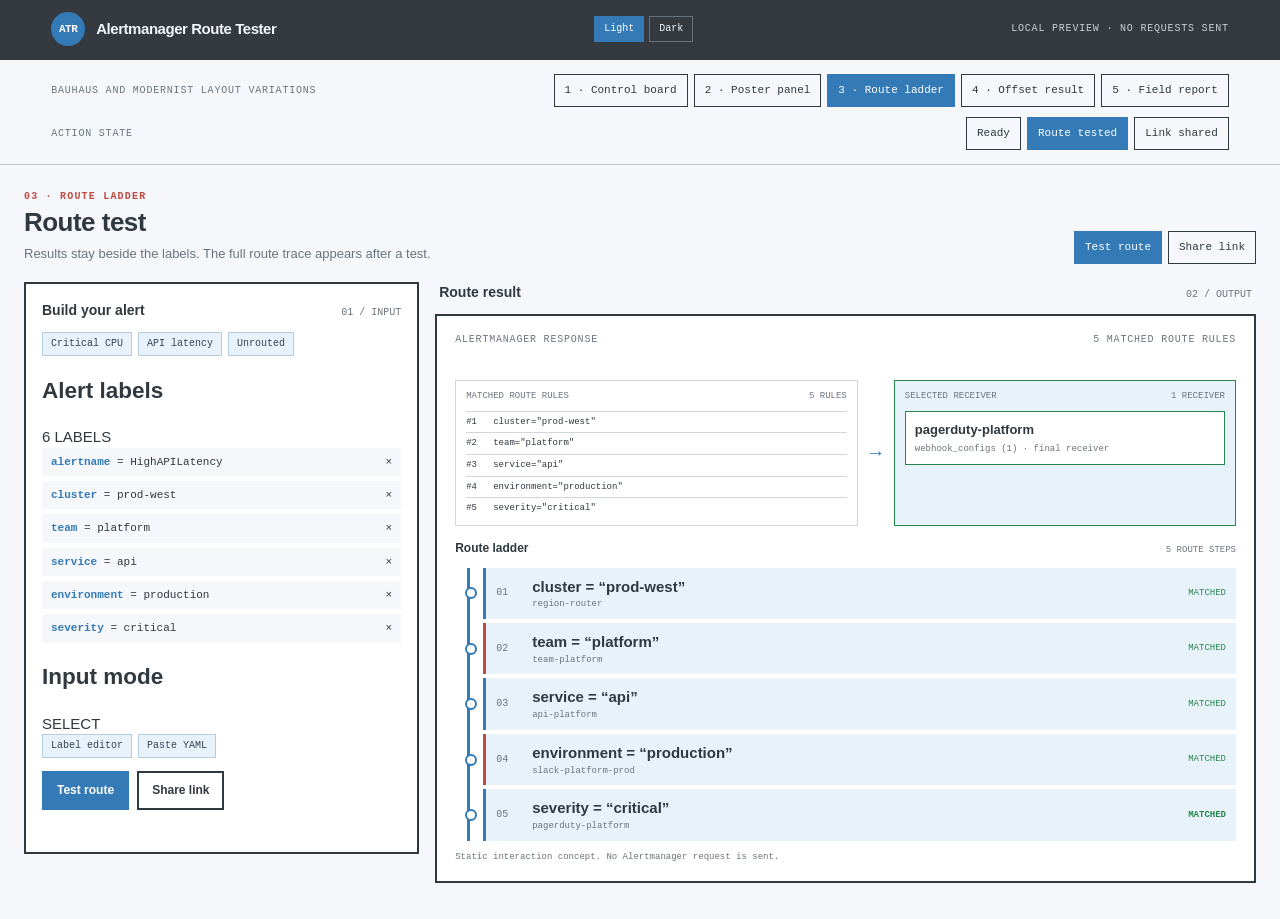
<file: docs/design-reference/issue-14-route-ladder/route-ladder-preview.html>
<!doctype html>
<html lang="en" data-layout="route-ladder" data-theme="light">
<head>
  <meta charset="utf-8">
  <meta name="viewport" content="width=device-width, initial-scale=1">
  <title>ATR Bauhaus layout studies</title>
  <style>
    :root {
      color-scheme: light;
      --paper: #f1e6c9;
      --panel: #fffaf0;
      --panel-alt: #f3d965;
      --ink: #171717;
      --muted: #57554e;
      --line: #171717;
      --red: #d9382d;
      --blue: #174b91;
      --yellow: #f0d65d;
      --green: #285741;
      --sans: Arial, Helvetica, sans-serif;
      --mono: "SFMono-Regular", Consolas, monospace;
      background: var(--paper);
      color: var(--ink);
      font-family: var(--sans);
    }

    * { box-sizing: border-box; }
    body { margin: 0; background: var(--paper); color: var(--ink); font: 15px/1.45 var(--sans); }
    button { font: inherit; }

    .topbar {
      display: flex;
      align-items: center;
      justify-content: space-between;
      gap: 18px;
      padding: 12px clamp(18px, 4vw, 56px);
      border-bottom: 2px solid var(--ink);
      background: var(--panel);
    }
    .brand { display: flex; align-items: center; gap: 11px; font-weight: 800; letter-spacing: -.03em; }
    .brand-mark { display: grid; width: 34px; height: 34px; place-items: center; border-radius: 50%; background: var(--blue); color: white; font: 800 11px/1 var(--mono); }
    .theme-toggle { display: flex; gap: 5px; }
    .theme-toggle button { padding: 6px 9px; border: 1px solid var(--line); background: transparent; color: var(--ink); font: 10px/1.2 var(--mono); cursor: pointer; }
    .theme-toggle button[aria-pressed="true"] { background: var(--blue); border-color: var(--blue); color: white; }
    .topbar .theme-toggle button { border-color: #69737d; background: transparent; color: #f5f7fa; }
    .topbar .theme-toggle button[aria-pressed="true"] { border-color: #337ab7; background: #337ab7; color: #ffffff; }
    .prototype-note { color: var(--muted); font: 10px/1.4 var(--mono); text-transform: uppercase; letter-spacing: .08em; }

    .controls { display: grid; gap: 10px; padding: 14px clamp(18px, 4vw, 56px); background: var(--paper); border-bottom: 1px solid rgba(23,23,23,.22); }
    .control-row { display: flex; flex-wrap: wrap; justify-content: space-between; gap: 10px 18px; align-items: center; }
    .control-label { color: var(--muted); font: 10px/1.3 var(--mono); letter-spacing: .08em; text-transform: uppercase; }
    .layout-tabs, .state-tabs { display: flex; flex-wrap: wrap; gap: 6px; }
    .layout-tabs button, .state-tabs button {
      min-height: 33px;
      padding: 6px 10px;
      border: 1px solid var(--ink);
      background: transparent;
      color: var(--ink);
      font: 11px/1.2 var(--mono);
      cursor: pointer;
    }
    .layout-tabs button[aria-pressed="true"], .state-tabs button[aria-pressed="true"] { background: var(--ink); color: var(--panel); }

    .page { width: min(1440px, calc(100% - 48px)); margin: 0 auto; padding: 22px 0 36px; }
    .hero { display: flex; align-items: end; justify-content: space-between; gap: 24px; margin: 4px 0 18px; }
    .eyebrow { margin: 0 0 5px; color: var(--red); font: 700 10px/1.2 var(--mono); letter-spacing: .12em; text-transform: uppercase; }
    h1 { max-width: 780px; margin: 0; font-size: 26px; line-height: 1.15; letter-spacing: -.02em; }
    .hero-copy { margin: 7px 0 0; color: var(--muted); font-size: 13px; }
    .state-tabs { justify-content: flex-end; }

    .workspace { display: grid; grid-template-columns: minmax(310px, .78fr) minmax(500px, 1.22fr); gap: 16px; align-items: start; }
    .input-pane, .result-pane { min-width: 0; }
    .input-pane { padding: 16px; border: 2px solid var(--ink); background: var(--panel); }
    .pane-heading { display: flex; justify-content: space-between; align-items: baseline; gap: 12px; margin: 0 0 12px; font-size: 14px; font-weight: 800; }
    .step-label { font: 10px/1.2 var(--mono); color: var(--muted); }
    .quick-examples { display: flex; flex-wrap: wrap; gap: 6px; margin-bottom: 13px; }
    .quick-examples span { padding: 5px 8px; border: 1px solid var(--ink); background: var(--yellow); font: 10px/1.2 var(--mono); }
    .label-list { display: grid; gap: 5px; }
    .label-chip { display: flex; justify-content: space-between; gap: 10px; padding: 7px 9px; background: var(--paper); font: 11px/1.3 var(--mono); }
    .label-chip strong { color: var(--blue); }
    .team-label { display: none; }
    .ladder-label { display: none; }
    main[data-state="added"] .team-label,
    main[data-state="tested"] .team-label,
    main[data-state="shared"] .team-label { display: flex; }
    main[data-state="added"] .add-label,
    main[data-state="tested"] .add-label,
    main[data-state="shared"] .add-label { display: none; }
    .add-label { width: 100%; margin-top: 8px; padding: 7px 9px; border: 1px dashed var(--blue); background: transparent; color: var(--blue); text-align: left; font: 11px/1.3 var(--mono); cursor: pointer; }
    .form-actions { display: flex; flex-wrap: wrap; gap: 8px; margin-top: 12px; }
    .action-button { min-height: 39px; padding: 0 13px; border: 2px solid var(--ink); background: var(--red); color: white; font-size: 12px; font-weight: 800; cursor: pointer; }
    .action-button.secondary { background: var(--panel); color: var(--ink); }
    .action-message { min-height: 18px; margin: 8px 0 0; color: var(--green); font: 10px/1.3 var(--mono); }
    main[data-state="added"] .action-message::after { content: "LABEL ADDED · team=monitoring"; }
    main[data-state="shared"] .action-message::after { content: "LINK COPIED · labels only"; }

    .result-pane { padding: 14px; border: 2px solid var(--ink); background: var(--panel); }
    .result-kicker { display: flex; justify-content: space-between; gap: 12px; color: var(--muted); font: 10px/1.2 var(--mono); letter-spacing: .08em; text-transform: uppercase; }
    .receiver-band { display: flex; align-items: end; justify-content: space-between; gap: 16px; margin: 8px 0 12px; }
    .receiver-name { margin: 0; color: var(--blue); font-size: clamp(31px, 4vw, 54px); line-height: .88; letter-spacing: -.06em; font-weight: 900; }
    .receiver-count { padding: 5px 8px; background: var(--yellow); font: 10px/1.2 var(--mono); }
    .fallback-message { margin: 0; padding: 9px 11px; border-left: 7px solid var(--red); background: var(--yellow); font-size: 12px; font-weight: 700; }
    .fallback-message strong { color: var(--red); }
    .result-live { display: none; }
    .long-route-result { display: none; }
    .ladder-path-label { display: none; }
    main[data-state="tested"] .result-idle,
    main[data-state="shared"] .result-idle { display: none; }
    main[data-state="tested"] .result-live,
    main[data-state="shared"] .result-live { display: block; }
    .result-idle { margin-top: 14px; padding: 12px; border: 1px dashed var(--line); color: var(--muted); font: 11px/1.4 var(--mono); }
    .share-note { display: none; }
    main[data-state="shared"] .share-note { display: block; }
    .outcome-grid { display: grid; grid-template-columns: repeat(2, minmax(0, 1fr)); gap: 8px; margin-top: 12px; }
    .receiver-card { padding: 9px 10px; border: 1px solid var(--ink); background: var(--yellow); }
    .receiver-card:nth-child(2) { background: #dfe8f3; border-color: var(--blue); }
    .receiver-card b { display: block; font-size: 13px; }
    .receiver-card small { color: var(--muted); font: 9px/1.3 var(--mono); }
    .result-section { margin-top: 14px; }
    .section-line { display: flex; justify-content: space-between; align-items: baseline; gap: 12px; margin-bottom: 6px; }
    .section-line h3 { margin: 0; font-size: 12px; }
    .section-line small { color: var(--muted); font: 9px/1.2 var(--mono); }
    .route-list { display: grid; gap: 5px; }
    .route-step { display: grid; grid-template-columns: 28px 1fr auto; gap: 8px; align-items: center; padding: 7px 8px; border-left: 4px solid var(--blue); background: var(--paper); }
    .route-step:nth-child(2) { border-left-color: var(--red); }
    .route-number { color: var(--muted); font: 10px/1 var(--mono); }
    .route-step b { font-size: 11px; }
    .route-badge { color: var(--green); font: 9px/1.2 var(--mono); text-transform: uppercase; }
    .static-note { margin: 11px 0 0; color: var(--muted); font: 9px/1.3 var(--mono); }

    /* 1: control board, balanced input and result panels. */
    html[data-layout="control-board"] {
      --paper: #f1e6c9;
      --panel: #fffaf0;
      --panel-alt: #f3d965;
      --ink: #171717;
      --muted: #57554e;
      --line: #171717;
      --red: #d9382d;
      --blue: #174b91;
      --yellow: #f0d65d;
    }

    /* 2: a wide result poster below a compact input row. */
    html[data-layout="poster-board"] {
      --paper: #f3e8c8;
      --panel: #fff8e7;
      --panel-alt: #f2d350;
      --ink: #151515;
      --muted: #514f48;
      --line: #151515;
      --red: #cf3128;
      --blue: #214f9b;
      --yellow: #f3d74d;
    }
    html[data-layout="poster-board"] .workspace { grid-template-columns: 1fr; gap: 12px; }
    html[data-layout="poster-board"] .input-pane { display: grid; grid-template-columns: 1fr 1.3fr; grid-template-areas: "heading labels" "examples labels" "actions mode" "message mode"; column-gap: 22px; row-gap: 5px; align-items: center; padding: 12px 16px; }
    html[data-layout="poster-board"] .input-pane > .pane-heading { grid-area: heading; }
    html[data-layout="poster-board"] .input-pane > .quick-examples { grid-area: examples; }
    html[data-layout="poster-board"] .input-pane > .label-section { grid-area: labels; }
    html[data-layout="poster-board"] .input-pane > .mode-section { grid-area: mode; }
    html[data-layout="poster-board"] .input-pane > .form-actions { grid-area: actions; }
    html[data-layout="poster-board"] .input-pane > .action-message { grid-area: message; }
    html[data-layout="poster-board"] .result-pane { padding: 16px 20px; border-width: 0 0 0 10px; background: var(--yellow); }
    html[data-layout="poster-board"] .result-pane > .result { padding: 0; border: 0; background: transparent; }
    html[data-layout="poster-board"] .result-live { grid-template-columns: .7fr 1.3fr; gap: 6px 18px; align-items: start; }
    html[data-layout="poster-board"] main[data-state="tested"] .result-live,
    html[data-layout="poster-board"] main[data-state="shared"] .result-live { display: grid; }
    html[data-layout="poster-board"] .result-live > .result-kicker,
    html[data-layout="poster-board"] .result-live > .receiver-band,
    html[data-layout="poster-board"] .result-live > .fallback-message { grid-column: 1; }
    html[data-layout="poster-board"] .result-live > .outcome-grid,
    html[data-layout="poster-board"] .result-live > .result-section,
    html[data-layout="poster-board"] .result-live > .share-note { grid-column: 2; }
    html[data-layout="poster-board"] .result-pane .receiver-name { color: var(--red); }
    html[data-layout="poster-board"] .result-pane .fallback-message { border-color: var(--blue); background: var(--panel); }

    /* 3: route ladder, receiver sequence becomes the main visual. */
    html[data-layout="route-ladder"] {
      --paper: #f0e5c6;
      --panel: #fffaf0;
      --panel-alt: #f0cf4a;
      --ink: #181818;
      --muted: #55534b;
      --line: #181818;
      --red: #d5442c;
      --blue: #1a4b91;
      --yellow: #f0cf4a;
    }
    html[data-layout="route-ladder"] .workspace { grid-template-columns: minmax(280px, .65fr) minmax(560px, 1.35fr); }
    html[data-layout="route-ladder"] .result-pane { border: 0; padding: 0; background: transparent; }
    html[data-layout="route-ladder"] .result-pane > .pane-heading { padding: 0 4px; }
    html[data-layout="route-ladder"] .result-pane > .result { padding: 18px; border: 2px solid var(--ink); background: var(--panel); }
    html[data-layout="route-ladder"] .result-live { grid-template-columns: .8fr 1.2fr; gap: 12px 20px; align-items: center; }
    html[data-layout="route-ladder"] main[data-state="tested"] .result-live,
    html[data-layout="route-ladder"] main[data-state="shared"] .result-live { display: grid; }
    html[data-layout="route-ladder"] .result-live > .result-kicker,
    html[data-layout="route-ladder"] .result-live > .receiver-band,
    html[data-layout="route-ladder"] .result-live > .fallback-message { grid-column: 1; }
    html[data-layout="route-ladder"] .result-live > .outcome-grid,
    html[data-layout="route-ladder"] .result-live > .result-section,
    html[data-layout="route-ladder"] .result-live > .share-note { grid-column: 2; }
    html[data-layout="route-ladder"] .result-pane .receiver-name { font-size: clamp(30px, 3vw, 44px); white-space: nowrap; }
    html[data-layout="route-ladder"] .base-label,
    html[data-layout="route-ladder"] .team-label { display: none !important; }
    html[data-layout="route-ladder"] .ladder-label { display: flex; }
    html[data-layout="route-ladder"] [data-action="add"],
    html[data-layout="route-ladder"] [data-state-choice="added"] { display: none; }
    html[data-layout="route-ladder"] .continue-route-result,
    html[data-layout="route-ladder"] .continue-path-label { display: none !important; }
    html[data-layout="route-ladder"] .ladder-path-label { display: inline; }
    html[data-layout="route-ladder"] .result-live .result-kicker,
    html[data-layout="route-ladder"] main[data-state="tested"] .long-route-result,
    html[data-layout="route-ladder"] main[data-state="shared"] .long-route-result { grid-column: 1 / -1; }
    html[data-layout="route-ladder"] main[data-state="tested"] .long-route-result,
    html[data-layout="route-ladder"] main[data-state="shared"] .long-route-result { display: block; }
    html[data-layout="route-ladder"] .result-pane .route-list { gap: 0; border-left: 3px solid var(--blue); margin-left: 8px; padding-left: 12px; }
    html[data-layout="route-ladder"] .result-pane .route-step { position: relative; margin: 0 0 7px; }
    html[data-layout="route-ladder"] .result-pane .route-step::before { content: ""; position: absolute; left: -21px; width: 8px; height: 8px; border: 2px solid var(--blue); border-radius: 50%; background: var(--panel); }

    /* 4: asymmetric receiver block, label controls stay compact. */
    html[data-layout="offset-result"] {
      --paper: #eee6d6;
      --panel: #fffaf1;
      --panel-alt: #dbe5f1;
      --ink: #171717;
      --muted: #55534c;
      --line: #171717;
      --red: #d3432f;
      --blue: #194d96;
      --yellow: #edd24f;
    }
    html[data-layout="offset-result"] .workspace { grid-template-columns: minmax(310px, .7fr) minmax(540px, 1.3fr); gap: 28px; }
    html[data-layout="offset-result"] .input-pane { margin-top: 28px; border-width: 0 0 0 7px; background: transparent; padding: 6px 0 6px 14px; }
    html[data-layout="offset-result"] .result-pane { padding: 18px; border: 0; background: var(--blue); color: white; box-shadow: 9px 9px 0 var(--ink); }
    html[data-layout="offset-result"] .result-pane .pane-heading,
    html[data-layout="offset-result"] .result-pane .result-kicker,
    html[data-layout="offset-result"] .result-pane .section-line small,
    html[data-layout="offset-result"] .result-pane .static-note { color: #e1e8f1; }
    html[data-layout="offset-result"] .result-pane .result { padding: 20px; border: 0; background: var(--panel); color: var(--ink); }
    html[data-layout="offset-result"] .result-pane .receiver-name { color: var(--blue); }
    html[data-layout="offset-result"] .result-pane .fallback-message { background: var(--panel-alt); }

    /* 5: information strip, then a full-width route report. */
    html[data-layout="field-report"] {
      --paper: #f3e9d5;
      --panel: #fffdf7;
      --panel-alt: #eee0bf;
      --ink: #171717;
      --muted: #59554d;
      --line: #171717;
      --red: #d23d2d;
      --blue: #245190;
      --yellow: #efce4c;
    }
    html[data-layout="field-report"] .workspace { grid-template-columns: 1fr; gap: 12px; }
    html[data-layout="field-report"] .input-pane { display: grid; grid-template-columns: .75fr 1fr 1fr; gap: 12px 20px; align-items: center; padding: 12px 16px; }
    html[data-layout="field-report"] .input-pane > .pane-heading { grid-column: 1; }
    html[data-layout="field-report"] .input-pane > .quick-examples { grid-column: 1; }
    html[data-layout="field-report"] .input-pane > .form-section:nth-child(3) { grid-column: 2; grid-row: 1 / span 3; }
    html[data-layout="field-report"] .input-pane > .form-section:nth-child(4) { grid-column: 3; grid-row: 1 / span 3; }
    html[data-layout="field-report"] .input-pane > .form-actions,
    html[data-layout="field-report"] .input-pane > .action-message { grid-column: 1; }
    html[data-layout="field-report"] .result-pane { padding: 16px 20px; border-width: 2px 0 0; background: var(--panel); }
    html[data-layout="field-report"] .result-live { grid-template-columns: .7fr 1.3fr; gap: 8px 22px; }
    html[data-layout="field-report"] main[data-state="tested"] .result-live,
    html[data-layout="field-report"] main[data-state="shared"] .result-live { display: grid; }
    html[data-layout="field-report"] .result-live > .result-kicker,
    html[data-layout="field-report"] .result-live > .receiver-band,
    html[data-layout="field-report"] .result-live > .fallback-message { grid-column: 1; }
    html[data-layout="field-report"] .result-live > .outcome-grid,
    html[data-layout="field-report"] .result-live > .result-section,
    html[data-layout="field-report"] .result-live > .share-note { grid-column: 2; }
    html[data-layout="field-report"] .result-pane .receiver-name { font-size: 46px; }
    html[data-layout="field-report"] .result-pane .route-step { border-left-width: 0; border-top: 1px solid var(--line); background: transparent; }

    .long-route-result { margin-top: 12px; }
    .long-route-flow { display: grid; grid-template-columns: minmax(0, 1fr) 22px minmax(0, .85fr); align-items: stretch; gap: 7px; margin: 10px 0 14px; }
    .long-route-flow-section { min-width: 0; padding: 10px; border: 1px solid var(--line); background: var(--panel); }
    .long-route-flow-section.destination { border-color: var(--green); background: var(--panel-alt); }
    .long-route-flow-heading { display: flex; justify-content: space-between; gap: 8px; color: var(--muted); font: 9px/1.3 var(--mono); text-transform: uppercase; }
    .long-route-flow-list { display: grid; gap: 4px; margin-top: 8px; }
    .long-route-flow-rule { display: grid; grid-template-columns: 22px minmax(0, 1fr); gap: 5px; align-items: center; padding-top: 5px; border-top: 1px solid var(--line); font: 9px/1.3 var(--mono); }
    .long-route-flow-rule span:last-child { overflow-wrap: anywhere; }
    .long-route-flow-arrow { align-self: center; color: var(--blue); font-size: 19px; text-align: center; }
    .long-route-flow-receiver { margin-top: 8px; padding: 9px; border: 1px solid var(--green); background: var(--panel); }
    .long-route-flow-receiver strong { display: block; font-size: 13px; }
    .long-route-flow-receiver small { display: block; margin-top: 4px; color: var(--muted); font: 9px/1.3 var(--mono); }
    .long-route-steps { display: grid; gap: 4px; margin: 10px 0 0 12px; padding-left: 13px; border-left: 3px solid var(--blue); }
    .long-route-step { position: relative; display: grid; grid-template-columns: 28px minmax(0, 1fr) auto; gap: 8px; align-items: center; padding: 8px 10px; border-left: 3px solid var(--blue); background: var(--panel-alt); }
    .long-route-step::before { content: ""; position: absolute; left: -21px; width: 8px; height: 8px; border: 2px solid var(--blue); border-radius: 50%; background: var(--panel); }
    .long-route-step:nth-child(even) { border-left-color: var(--red); }
    .long-route-step small { display: block; margin-top: 2px; color: var(--muted); font: 9px/1.3 var(--mono); }
    .long-route-step:last-child .route-badge { color: var(--green); font-weight: 800; }

    html[data-theme="light"] {
      color-scheme: light;
      --paper: #f5f7fa;
      --panel: #ffffff;
      --panel-alt: #e8f2fb;
      --ink: #303840;
      --muted: #6b747d;
      --line: #d1d7dd;
      --red: #bd4d43;
      --blue: #337ab7;
      --yellow: #e8f2fb;
      --yellow-ink: #303840;
      --green: #27864b;
    }
    html[data-theme="light"] .topbar { background: #343a40; border-color: #343a40; color: #f5f7fa; }
    html[data-theme="light"] .topbar .prototype-note { color: #c8d0d8; }
    html[data-theme="light"] .layout-tabs button[aria-pressed="true"],
    html[data-theme="light"] .state-tabs button[aria-pressed="true"] { border-color: var(--blue); background: var(--blue); color: #ffffff; }
    html[data-theme="light"] .action-button:not(.secondary) { border-color: var(--blue); background: var(--blue); color: #ffffff; }
    html[data-theme="light"] .quick-examples span { border-color: #b6cde0; background: #e8f2fb; color: #334454; }
    html[data-theme="light"] .receiver-card { border-color: #b6cde0; background: #e8f2fb; color: #303840; }
    html[data-theme="light"] .receiver-card:nth-child(2) { border-color: #b6cde0; background: #f0f3f6; color: #303840; }

    html[data-theme="dark"] {
      color-scheme: dark;
      --paper: #22272e;
      --panel: #2d333b;
      --panel-alt: #37414b;
      --ink: #e6edf3;
      --muted: #aab5bf;
      --line: #58636e;
      --red: #f0786b;
      --blue: #3d91d5;
      --yellow: #21394f;
      --yellow-ink: #e6edf3;
      --green: #3fb878;
    }
    html[data-theme="dark"] .topbar { background: #343a40; border-color: #49515a; color: #f5f7fa; }
    html[data-theme="dark"] .topbar .prototype-note { color: #c8d0d8; }
    html[data-theme="dark"] .layout-tabs button[aria-pressed="true"],
    html[data-theme="dark"] .state-tabs button[aria-pressed="true"] { border-color: #2384d1; background: #2384d1; color: #ffffff; }
    html[data-theme="dark"] .action-button:not(.secondary) { border-color: #2384d1; background: #2384d1; color: #ffffff; }
    html[data-theme="dark"] .quick-examples span { border-color: #4c6881; background: #31485d; color: #edf4fa; }
    html[data-theme="dark"] .receiver-card { border-color: #4c6881; background: #31485d; color: #edf4fa; }
    html[data-theme="dark"] .receiver-card:nth-child(2) { border-color: #4c6881; background: #2b3540; color: #edf4fa; }
    html[data-theme="dark"][data-layout="poster-board"] .result-pane { border-left-color: #2384d1; background: #233545; }
    html[data-theme="dark"][data-layout="offset-result"] .result-pane { background: #233545; }
    html[data-theme="dark"][data-layout="offset-result"] .result-pane .result { background: #2d333b; }

    @media (max-width: 900px) {
      .page { width: min(100% - 32px, 680px); padding-top: 16px; }
      .hero { align-items: flex-start; flex-direction: column; }
      .state-tabs { justify-content: flex-start; }
      .workspace,
      html[data-layout="route-ladder"] .workspace,
      html[data-layout="offset-result"] .workspace { grid-template-columns: 1fr; }
      html[data-layout="poster-board"] .input-pane,
      html[data-layout="field-report"] .input-pane { grid-template-columns: 1fr; }
      html[data-layout="poster-board"] .input-pane > *,
      html[data-layout="field-report"] .input-pane > * { grid-column: 1 !important; grid-row: auto !important; }
      html[data-layout="route-ladder"] .result-live,
      html[data-layout="field-report"] .result-live { grid-template-columns: 1fr; }
      html[data-layout="route-ladder"] .result-live > *,
      html[data-layout="field-report"] .result-live > * { grid-column: 1; }
      html[data-layout="offset-result"] .input-pane { margin-top: 0; }
      .long-route-flow { grid-template-columns: 1fr; }
      .long-route-flow-arrow { transform: rotate(90deg); }
    }

    @media (max-width: 620px) {
      .topbar { align-items: flex-start; flex-direction: column; }
      .control-row { align-items: flex-start; flex-direction: column; }
      .layout-tabs button, .state-tabs button { padding: 6px 7px; font-size: 10px; }
      .page { width: calc(100% - 28px); }
      .outcome-grid { grid-template-columns: 1fr; }
      .receiver-band { align-items: flex-start; flex-direction: column; }
    }
  </style>
</head>
<body>
  <header class="topbar">
    <div class="brand"><span class="brand-mark">ATR</span><span>Alertmanager Route Tester</span></div>
    <div class="theme-toggle" role="group" aria-label="Preview theme">
      <button type="button" data-theme-choice="light" aria-pressed="true">Light</button>
      <button type="button" data-theme-choice="dark" aria-pressed="false">Dark</button>
    </div>
    <span class="prototype-note">Local preview · no requests sent</span>
  </header>

  <section class="controls" aria-label="Preview controls">
    <div class="control-row">
      <span class="control-label">Bauhaus and modernist layout variations</span>
      <div class="layout-tabs" role="group" aria-label="Layout variations">
        <button type="button" data-layout-choice="control-board" aria-pressed="false">1 · Control board</button>
        <button type="button" data-layout-choice="poster-board" aria-pressed="false">2 · Poster panel</button>
        <button type="button" data-layout-choice="route-ladder" aria-pressed="true">3 · Route ladder</button>
        <button type="button" data-layout-choice="offset-result" aria-pressed="false">4 · Offset result</button>
        <button type="button" data-layout-choice="field-report" aria-pressed="false">5 · Field report</button>
      </div>
    </div>
    <div class="control-row">
      <span class="control-label">Action state</span>
      <div class="state-tabs" role="group" aria-label="Simulated action state">
        <button type="button" data-state-choice="ready" aria-pressed="false">Ready</button>
        <button type="button" data-state-choice="added" aria-pressed="false">Label added</button>
        <button type="button" data-state-choice="tested" aria-pressed="true">Route tested</button>
        <button type="button" data-state-choice="shared" aria-pressed="false">Link shared</button>
      </div>
    </div>
  </section>

  <main class="page" data-state="tested">
    <section class="hero">
      <div>
        <p class="eyebrow" id="layout-caption">03 · ROUTE LADDER</p>
        <h1>Route test</h1>
        <p class="hero-copy">Results stay beside the labels. The full route trace appears after a test.</p>
      </div>
      <div class="state-tabs" role="group" aria-label="Alert actions">
        <button type="button" data-action="add">Add team label</button>
        <button type="button" class="action-button" data-action="test">Test route</button>
        <button type="button" data-action="share">Share link</button>
      </div>
    </section>

    <div class="workspace">
      <section class="input-pane" aria-labelledby="input-heading">
        <h2 class="pane-heading" id="input-heading">Build your alert <span class="step-label">01 / INPUT</span></h2>
        <div class="quick-examples"><span>Critical CPU</span><span>API latency</span><span>Unrouted</span></div>
        <div class="form-section label-section">
          <div class="section-head"><h2>Alert labels</h2><span id="label-count">6 LABELS</span></div>
          <div class="label-list">
            <div class="label-chip base-label"><span><strong>severity</strong> = warning</span><span>×</span></div>
            <div class="label-chip base-label"><span><strong>alertname</strong> = NodeDown</span><span>×</span></div>
            <div class="label-chip team-label base-label"><span><strong>team</strong> = monitoring</span><span>×</span></div>
            <div class="label-chip ladder-label"><span><strong>alertname</strong> = HighAPILatency</span><span>×</span></div>
            <div class="label-chip ladder-label"><span><strong>cluster</strong> = prod-west</span><span>×</span></div>
            <div class="label-chip ladder-label"><span><strong>team</strong> = platform</span><span>×</span></div>
            <div class="label-chip ladder-label"><span><strong>service</strong> = api</span><span>×</span></div>
            <div class="label-chip ladder-label"><span><strong>environment</strong> = production</span><span>×</span></div>
            <div class="label-chip ladder-label"><span><strong>severity</strong> = critical</span><span>×</span></div>
          </div>
          <button type="button" class="add-label" data-action="add">+ Add team=monitoring</button>
        </div>
        <div class="form-section mode-section">
          <div class="section-head"><h2>Input mode</h2><span>SELECT</span></div>
          <div class="quick-examples"><span>Label editor</span><span>Paste YAML</span></div>
        </div>
        <div class="form-actions">
          <button class="action-button" type="button" data-action="test">Test route</button>
          <button class="action-button secondary" type="button" data-action="share">Share link</button>
        </div>
        <p class="action-message" aria-live="polite"></p>
      </section>

      <section class="result-pane" aria-labelledby="result-heading">
        <h2 class="pane-heading" id="result-heading">Route result <span class="step-label">02 / OUTPUT</span></h2>
        <div class="result">
          <div class="result-idle">
            <div class="result-kicker"><span>RESULT STATUS</span><span>WAITING</span></div>
            <div class="receiver-band"><h2 class="receiver-name">Not tested</h2><span class="receiver-count">READY</span></div>
            <p>Run Test route to see the receiver here.</p>
          </div>
          <div class="result-live">
            <div class="result-kicker"><span>ALERTMANAGER RESPONSE</span><span class="continue-path-label">CONTINUE PATH</span><span class="ladder-path-label">5 MATCHED ROUTE RULES</span></div>
            <div class="receiver-band continue-route-result"><h2 class="receiver-name">2 receivers</h2><span class="receiver-count">BOTH NOTIFIED</span></div>
            <p class="fallback-message continue-route-result">Two routes matched. Each receiver gets a copy.</p>
            <div class="outcome-grid continue-route-result">
              <div class="receiver-card"><b>slack-warnings</b><small>RECEIVER 01 · CONTINUE</small></div>
              <div class="receiver-card"><b>monitoring-team</b><small>RECEIVER 02 · CONTINUE</small></div>
            </div>
            <section class="result-section continue-route-result">
              <div class="section-line"><h3>Why it matched</h3><small>2 RECEIVERS</small></div>
              <div class="route-list">
                <div class="route-step"><span class="route-number">01</span><b>severity = “warning”</b><span class="route-badge">CONTINUE</span></div>
                <div class="route-step"><span class="route-number">02</span><b>team = “monitoring”</b><span class="route-badge">MATCHED</span></div>
              </div>
            </section>
            <section class="long-route-result">
              <div class="long-route-flow">
                <div class="long-route-flow-section">
                  <div class="long-route-flow-heading"><span>Matched route rules</span><span>5 rules</span></div>
                  <div class="long-route-flow-list">
                    <div class="long-route-flow-rule"><span>#1</span><span>cluster="prod-west"</span></div>
                    <div class="long-route-flow-rule"><span>#2</span><span>team="platform"</span></div>
                    <div class="long-route-flow-rule"><span>#3</span><span>service="api"</span></div>
                    <div class="long-route-flow-rule"><span>#4</span><span>environment="production"</span></div>
                    <div class="long-route-flow-rule"><span>#5</span><span>severity="critical"</span></div>
                  </div>
                </div>
                <span class="long-route-flow-arrow" aria-hidden="true">&rarr;</span>
                <div class="long-route-flow-section destination">
                  <div class="long-route-flow-heading"><span>Selected receiver</span><span>1 receiver</span></div>
                  <div class="long-route-flow-receiver"><strong>pagerduty-platform</strong><small>webhook_configs (1) · final receiver</small></div>
                </div>
              </div>
              <div class="section-line"><h3>Route ladder</h3><small>5 ROUTE STEPS</small></div>
              <div class="long-route-steps">
                <div class="long-route-step"><span class="route-number">01</span><span><b>cluster = “prod-west”</b><small>region-router</small></span><span class="route-badge">MATCHED</span></div>
                <div class="long-route-step"><span class="route-number">02</span><span><b>team = “platform”</b><small>team-platform</small></span><span class="route-badge">MATCHED</span></div>
                <div class="long-route-step"><span class="route-number">03</span><span><b>service = “api”</b><small>api-platform</small></span><span class="route-badge">MATCHED</span></div>
                <div class="long-route-step"><span class="route-number">04</span><span><b>environment = “production”</b><small>slack-platform-prod</small></span><span class="route-badge">MATCHED</span></div>
                <div class="long-route-step"><span class="route-number">05</span><span><b>severity = “critical”</b><small>pagerduty-platform</small></span><span class="route-badge">MATCHED</span></div>
              </div>
            </section>
            <p class="static-note share-note">Share link copied. It contains labels only.</p>
          </div>
          <p class="static-note">Static interaction concept. No Alertmanager request is sent.</p>
        </div>
      </section>
    </div>
  </main>

  <script>
    const layoutNames = {
      "control-board": "01 · CONTROL BOARD",
      "poster-board": "02 · POSTER PANEL",
      "route-ladder": "03 · ROUTE LADDER",
      "offset-result": "04 · OFFSET RESULT",
      "field-report": "05 · FIELD REPORT"
    };
    const preview = document.querySelector("main.page");
    const labelCount = document.getElementById("label-count");

    for (const button of document.querySelectorAll("[data-theme-choice]")) {
      button.addEventListener("click", () => {
        const theme = button.dataset.themeChoice;
        document.documentElement.dataset.theme = theme;
        for (const toggle of document.querySelectorAll("[data-theme-choice]")) {
          toggle.setAttribute("aria-pressed", String(toggle === button));
        }
      });
    }

    for (const button of document.querySelectorAll("[data-layout-choice]")) {
      button.addEventListener("click", () => {
        const layout = button.dataset.layoutChoice;
        document.documentElement.dataset.layout = layout;
        document.getElementById("layout-caption").textContent = layoutNames[layout];
        for (const layoutButton of document.querySelectorAll("[data-layout-choice]")) {
          layoutButton.setAttribute("aria-pressed", String(layoutButton === button));
        }
        updateLabelCount();
      });
    }

    function updateLabelCount() {
      if (document.documentElement.dataset.layout === "route-ladder") {
        labelCount.textContent = "6 LABELS";
        return;
      }
      labelCount.textContent = preview.dataset.state === "ready" ? "2 LABELS" : "3 LABELS";
    }

    function setActionState(state) {
      preview.dataset.state = state;
      updateLabelCount();
      for (const button of document.querySelectorAll("[data-state-choice]")) {
        button.setAttribute("aria-pressed", String(button.dataset.stateChoice === state));
      }
    }

    for (const button of document.querySelectorAll("[data-state-choice]")) {
      button.addEventListener("click", () => setActionState(button.dataset.stateChoice));
    }
    for (const button of document.querySelectorAll('[data-action="add"]')) {
      button.addEventListener("click", () => setActionState("added"));
    }
    for (const button of document.querySelectorAll('[data-action="test"]')) {
      button.addEventListener("click", () => setActionState("tested"));
    }
    for (const button of document.querySelectorAll('[data-action="share"]')) {
      button.addEventListener("click", () => setActionState("shared"));
    }
  </script>
</body>
</html>
</file>
